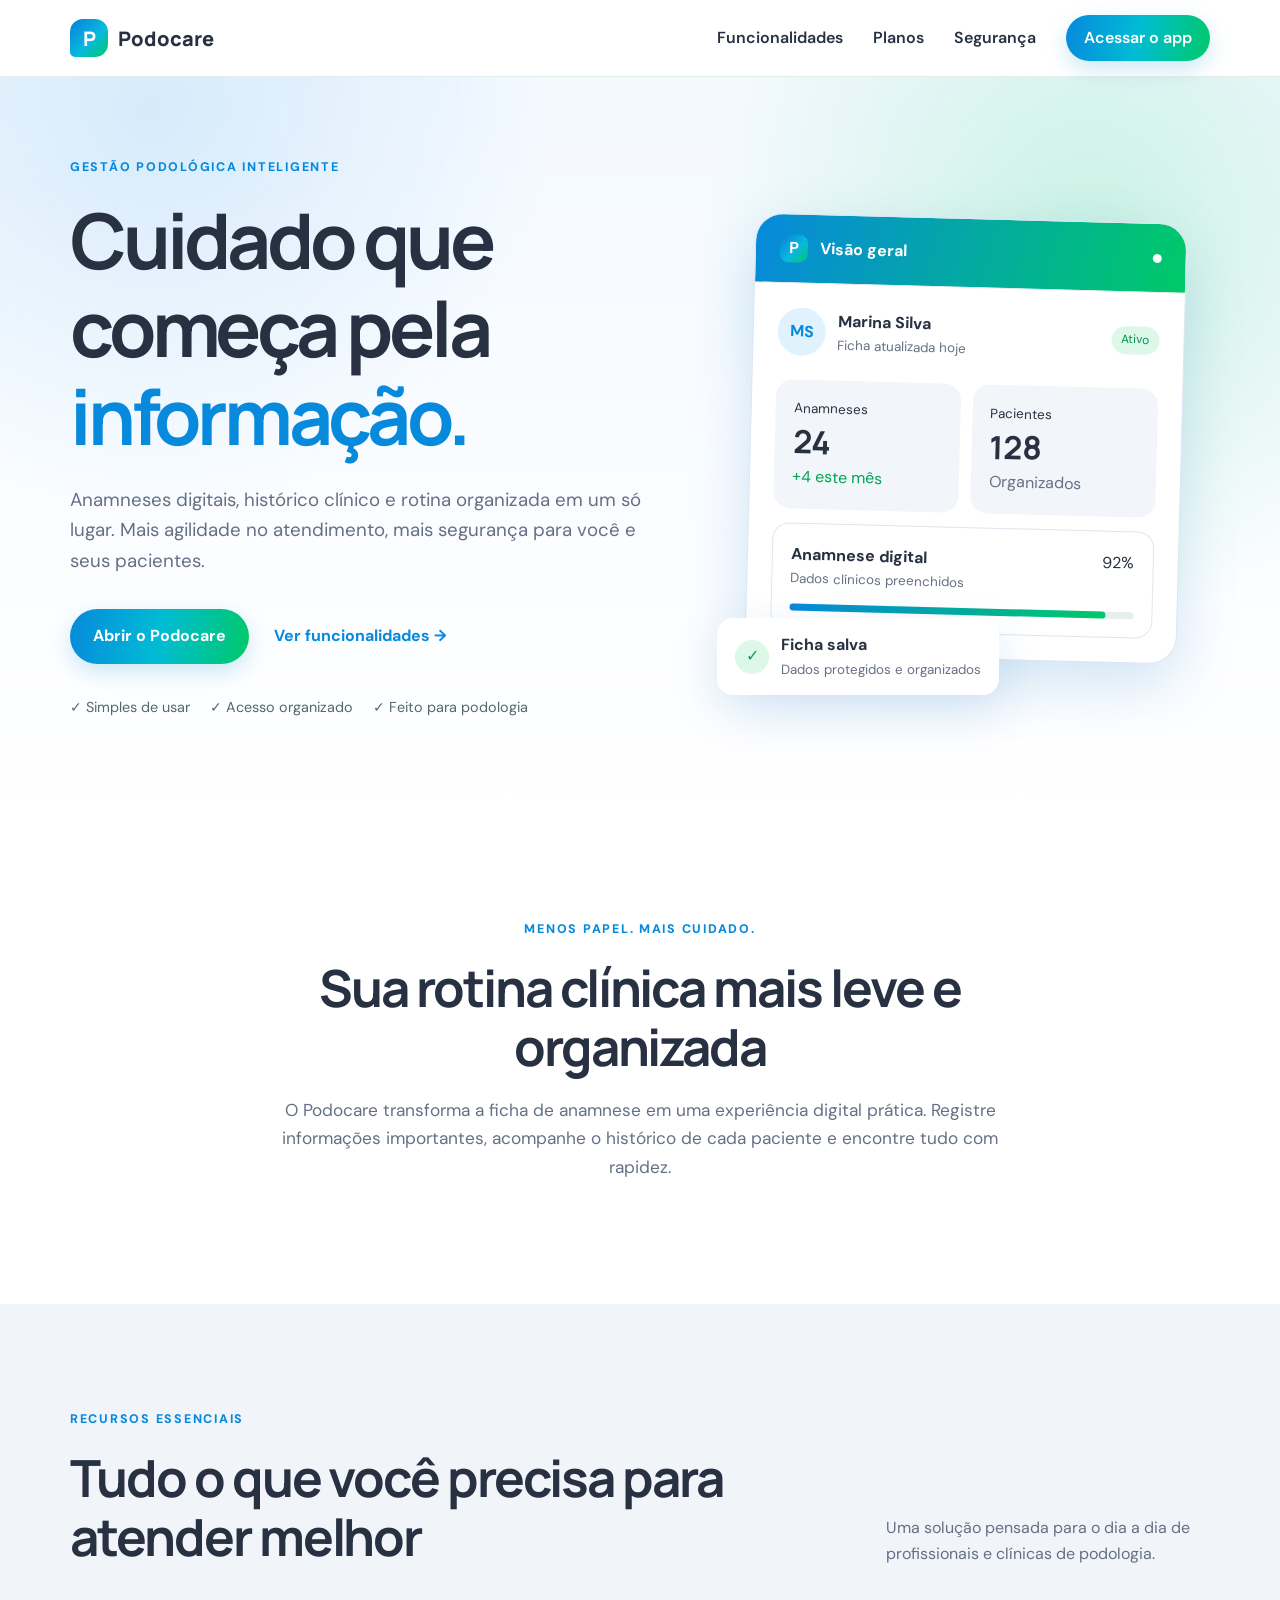
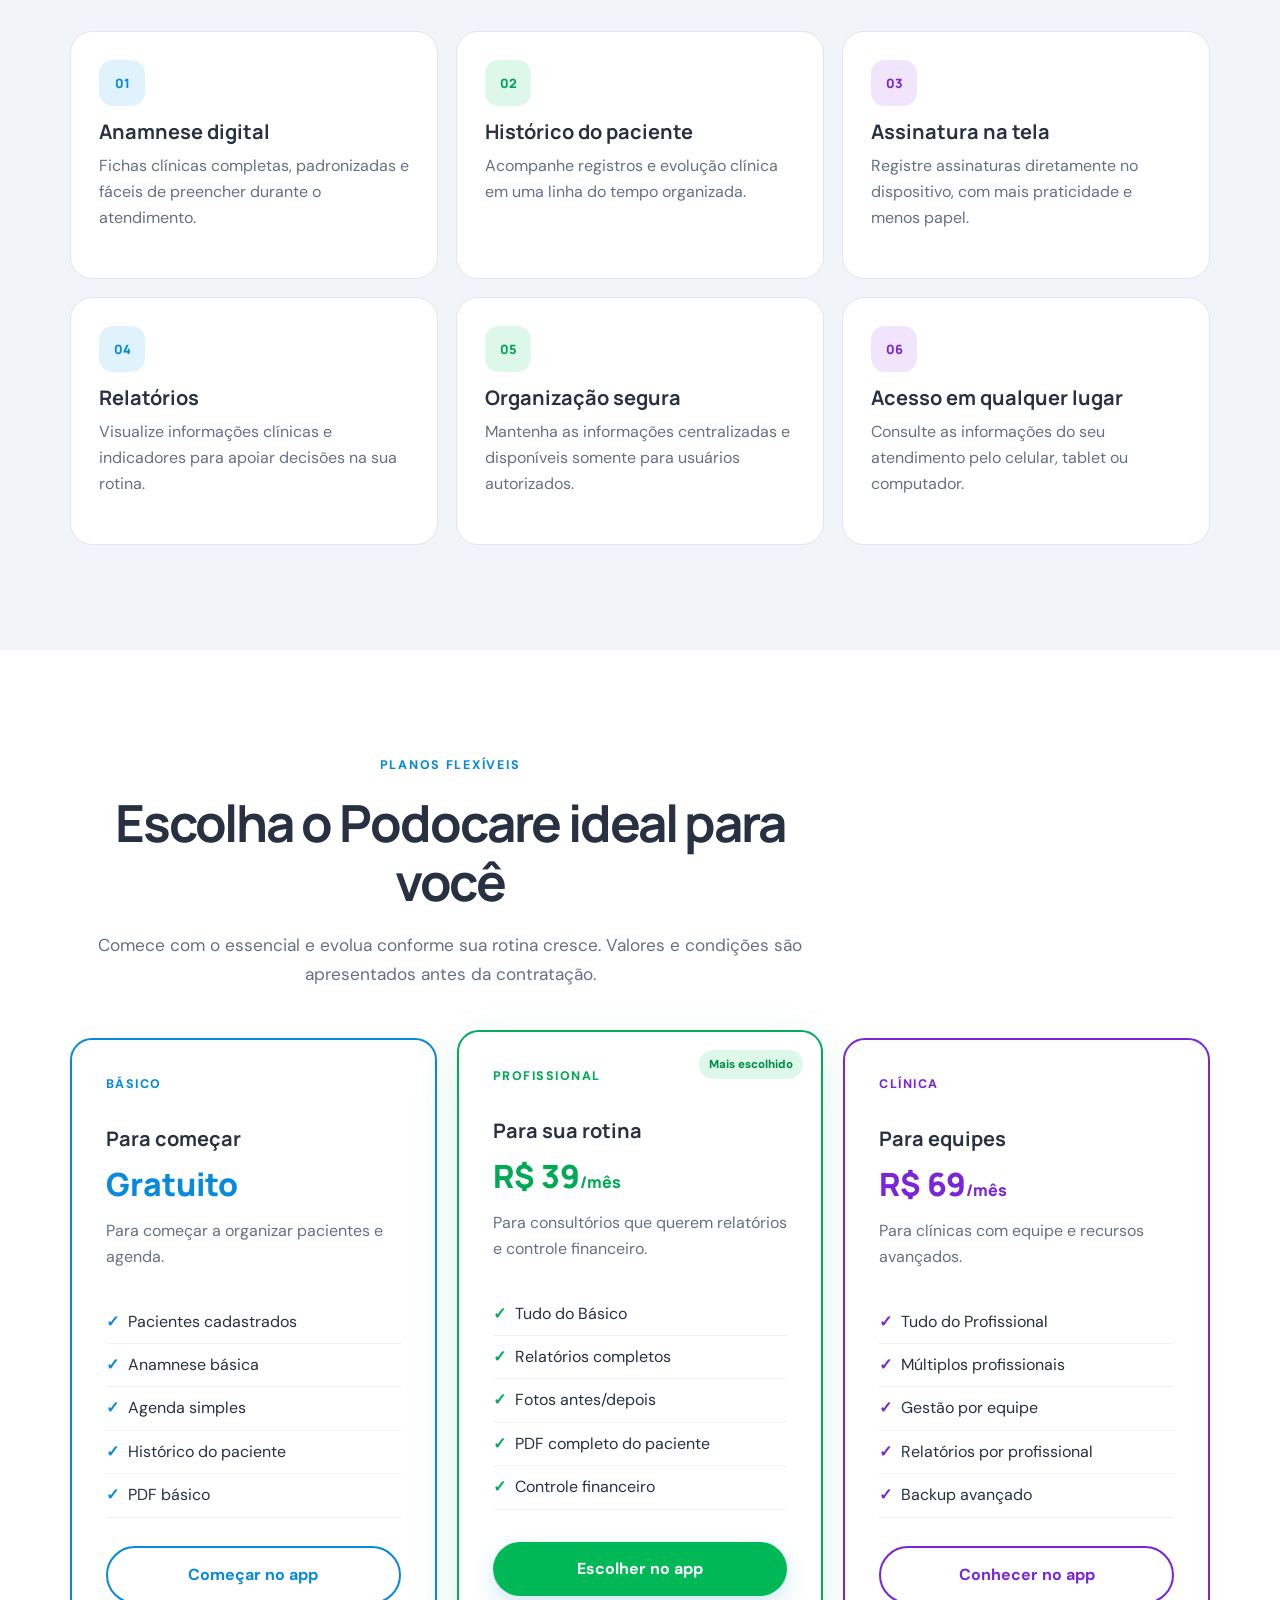
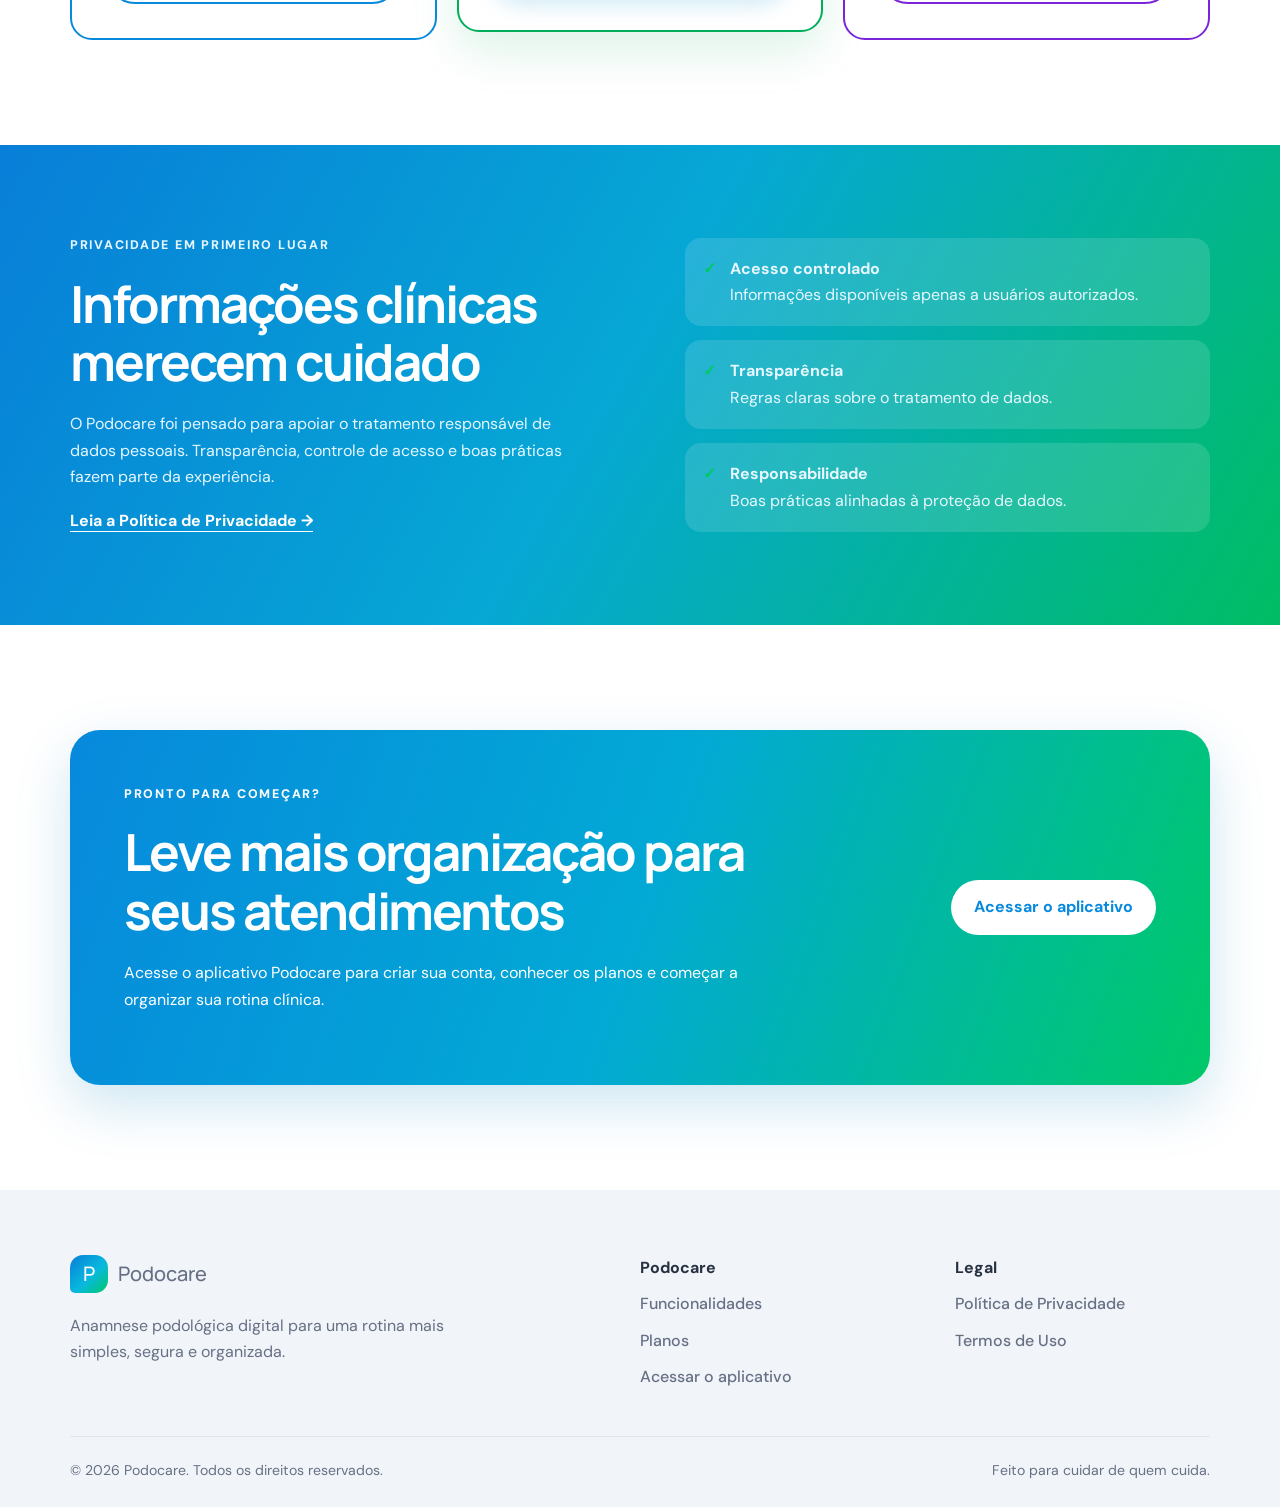
<file: index.html>
<!doctype html>
<html lang="pt-BR">
<head>
  <meta charset="utf-8">
  <meta name="viewport" content="width=device-width, initial-scale=1">
  <meta name="description" content="Podocare: anamnese podológica digital, segura e organizada para profissionais e clínicas.">
  <meta name="theme-color" content="#0789dc">
  <title>Podocare | Cuidado que começa pela informação</title>
  <link rel="preconnect" href="https://fonts.googleapis.com">
  <link rel="preconnect" href="https://fonts.gstatic.com" crossorigin>
  <link href="https://fonts.googleapis.com/css2?family=DM+Sans:wght@400;500;600;700&family=Manrope:wght@600;700;800&display=swap" rel="stylesheet">
  <link rel="stylesheet" href="styles.css">
</head>
<body>
  <a class="skip-link" href="#conteudo">Ir para o conteúdo</a>
  <header class="site-header">
    <div class="container nav-wrap">
      <a class="brand" href="#inicio" aria-label="Podocare, página inicial">
        <span class="brand-mark" aria-hidden="true">P</span>
        <span>Podocare</span>
      </a>
      <button class="menu-button" type="button" aria-expanded="false" aria-controls="main-nav" aria-label="Abrir menu">
        <span></span><span></span><span></span>
      </button>
      <nav id="main-nav" class="main-nav" aria-label="Navegação principal">
        <a href="#funcionalidades">Funcionalidades</a>
        <a href="#planos">Planos</a>
        <a href="#seguranca">Segurança</a>
        <a href="#" class="button button-small" data-app-link>Acessar o app</a>
      </nav>
    </div>
  </header>

  <main id="conteudo">
    <section id="inicio" class="hero">
      <div class="container hero-grid">
        <div class="hero-copy">
          <p class="eyebrow">Gestão podológica inteligente</p>
          <h1>Cuidado que começa pela <span>informação.</span></h1>
          <p class="hero-text">Anamneses digitais, histórico clínico e rotina organizada em um só lugar. Mais agilidade no atendimento, mais segurança para você e seus pacientes.</p>
          <div class="hero-actions">
            <a class="button" href="#" data-app-link>Abrir o Podocare</a>
            <a class="text-link" href="#funcionalidades">Ver funcionalidades <span aria-hidden="true">→</span></a>
          </div>
          <div class="trust-row" aria-label="Diferenciais">
            <span>✓ Simples de usar</span>
            <span>✓ Acesso organizado</span>
            <span>✓ Feito para podologia</span>
          </div>
        </div>
        <div class="hero-visual" aria-label="Exemplo visual do sistema Podocare">
          <div class="dashboard-card">
            <div class="dash-top"><span class="mini-brand">P</span><span>Visão geral</span><span class="status-dot"></span></div>
            <div class="patient-line"><span class="avatar">MS</span><div><strong>Marina Silva</strong><small>Ficha atualizada hoje</small></div><span class="tag">Ativo</span></div>
            <div class="summary-grid">
              <div><small>Anamneses</small><strong>24</strong><span class="trend">+4 este mês</span></div>
              <div><small>Pacientes</small><strong>128</strong><span>Organizados</span></div>
            </div>
            <div class="progress-card"><div><strong>Anamnese digital</strong><small>Dados clínicos preenchidos</small></div><span>92%</span><div class="progress"><i></i></div></div>
          </div>
          <div class="floating-note"><span aria-hidden="true">✓</span><div><strong>Ficha salva</strong><small>Dados protegidos e organizados</small></div></div>
        </div>
      </div>
    </section>

    <section class="intro section">
      <div class="container narrow center">
        <p class="eyebrow">Menos papel. Mais cuidado.</p>
        <h2>Sua rotina clínica mais leve e organizada</h2>
        <p>O Podocare transforma a ficha de anamnese em uma experiência digital prática. Registre informações importantes, acompanhe o histórico de cada paciente e encontre tudo com rapidez.</p>
      </div>
    </section>

    <section id="funcionalidades" class="section soft-bg">
      <div class="container">
        <div class="section-heading"><div><p class="eyebrow">Recursos essenciais</p><h2>Tudo o que você precisa para atender melhor</h2></div><p>Uma solução pensada para o dia a dia de profissionais e clínicas de podologia.</p></div>
        <div class="feature-grid">
          <article class="feature-card"><span class="icon">01</span><h3>Anamnese digital</h3><p>Fichas clínicas completas, padronizadas e fáceis de preencher durante o atendimento.</p></article>
          <article class="feature-card"><span class="icon">02</span><h3>Histórico do paciente</h3><p>Acompanhe registros e evolução clínica em uma linha do tempo organizada.</p></article>
          <article class="feature-card"><span class="icon">03</span><h3>Assinatura na tela</h3><p>Registre assinaturas diretamente no dispositivo, com mais praticidade e menos papel.</p></article>
          <article class="feature-card"><span class="icon">04</span><h3>Relatórios</h3><p>Visualize informações clínicas e indicadores para apoiar decisões na sua rotina.</p></article>
          <article class="feature-card"><span class="icon">05</span><h3>Organização segura</h3><p>Mantenha as informações centralizadas e disponíveis somente para usuários autorizados.</p></article>
          <article class="feature-card"><span class="icon">06</span><h3>Acesso em qualquer lugar</h3><p>Consulte as informações do seu atendimento pelo celular, tablet ou computador.</p></article>
        </div>
      </div>
    </section>

    <section id="planos" class="section">
      <div class="container">
        <div class="center narrow"><p class="eyebrow">Planos flexíveis</p><h2>Escolha o Podocare ideal para você</h2><p>Comece com o essencial e evolua conforme sua rotina cresce. Valores e condições são apresentados antes da contratação.</p></div>
        <div class="pricing-grid">
          <article class="price-card basic-plan"><p class="plan-name">Básico</p><h3>Para começar</h3><p class="plan-price">Gratuito</p><p>Para começar a organizar pacientes e agenda.</p><ul><li>Pacientes cadastrados</li><li>Anamnese básica</li><li>Agenda simples</li><li>Histórico do paciente</li><li>PDF básico</li></ul><a class="button button-outline" href="#" data-app-link>Começar no app</a></article>
          <article class="price-card featured pro-plan"><span class="recommended">Mais escolhido</span><p class="plan-name">Profissional</p><h3>Para sua rotina</h3><p class="plan-price">R$ 39<small>/mês</small></p><p>Para consultórios que querem relatórios e controle financeiro.</p><ul><li>Tudo do Básico</li><li>Relatórios completos</li><li>Fotos antes/depois</li><li>PDF completo do paciente</li><li>Controle financeiro</li></ul><a class="button" href="#" data-app-link>Escolher no app</a></article>
          <article class="price-card clinic-plan"><p class="plan-name">Clínica</p><h3>Para equipes</h3><p class="plan-price">R$ 69<small>/mês</small></p><p>Para clínicas com equipe e recursos avançados.</p><ul><li>Tudo do Profissional</li><li>Múltiplos profissionais</li><li>Gestão por equipe</li><li>Relatórios por profissional</li><li>Backup avançado</li></ul><a class="button button-outline" href="#" data-app-link>Conhecer no app</a></article>
        </div>
      </div>
    </section>

    <section id="seguranca" class="security-section">
      <div class="container security-grid"><div><p class="eyebrow light">Privacidade em primeiro lugar</p><h2>Informações clínicas merecem cuidado</h2><p>O Podocare foi pensado para apoiar o tratamento responsável de dados pessoais. Transparência, controle de acesso e boas práticas fazem parte da experiência.</p><a class="light-link" href="privacidade.html">Leia a Política de Privacidade →</a></div><div class="security-points"><div><span>✓</span><p><strong>Acesso controlado</strong><br>Informações disponíveis apenas a usuários autorizados.</p></div><div><span>✓</span><p><strong>Transparência</strong><br>Regras claras sobre o tratamento de dados.</p></div><div><span>✓</span><p><strong>Responsabilidade</strong><br>Boas práticas alinhadas à proteção de dados.</p></div></div></div>
    </section>

    <section id="contato" class="section contact-section">
      <div class="container contact-card"><div><p class="eyebrow">Pronto para começar?</p><h2>Leve mais organização para seus atendimentos</h2><p>Acesse o aplicativo Podocare para criar sua conta, conhecer os planos e começar a organizar sua rotina clínica.</p></div><a class="button button-light" href="#" data-app-link>Acessar o aplicativo</a></div>
    </section>
  </main>

  <footer class="site-footer">
    <div class="container footer-grid"><div><a class="brand footer-brand" href="#inicio"><span class="brand-mark">P</span><span>Podocare</span></a><p>Anamnese podológica digital para uma rotina mais simples, segura e organizada.</p></div><div><strong>Podocare</strong><a href="#funcionalidades">Funcionalidades</a><a href="#planos">Planos</a><a href="#" data-app-link>Acessar o aplicativo</a></div><div><strong>Legal</strong><a href="privacidade.html">Política de Privacidade</a><a href="termos.html">Termos de Uso</a></div></div>
    <div class="container footer-bottom"><span>© <span data-year></span> Podocare. Todos os direitos reservados.</span><span>Feito para cuidar de quem cuida.</span></div>
  </footer>
  <script src="app-config.js"></script>
  <script src="script.js"></script>
</body>
</html>
</file>
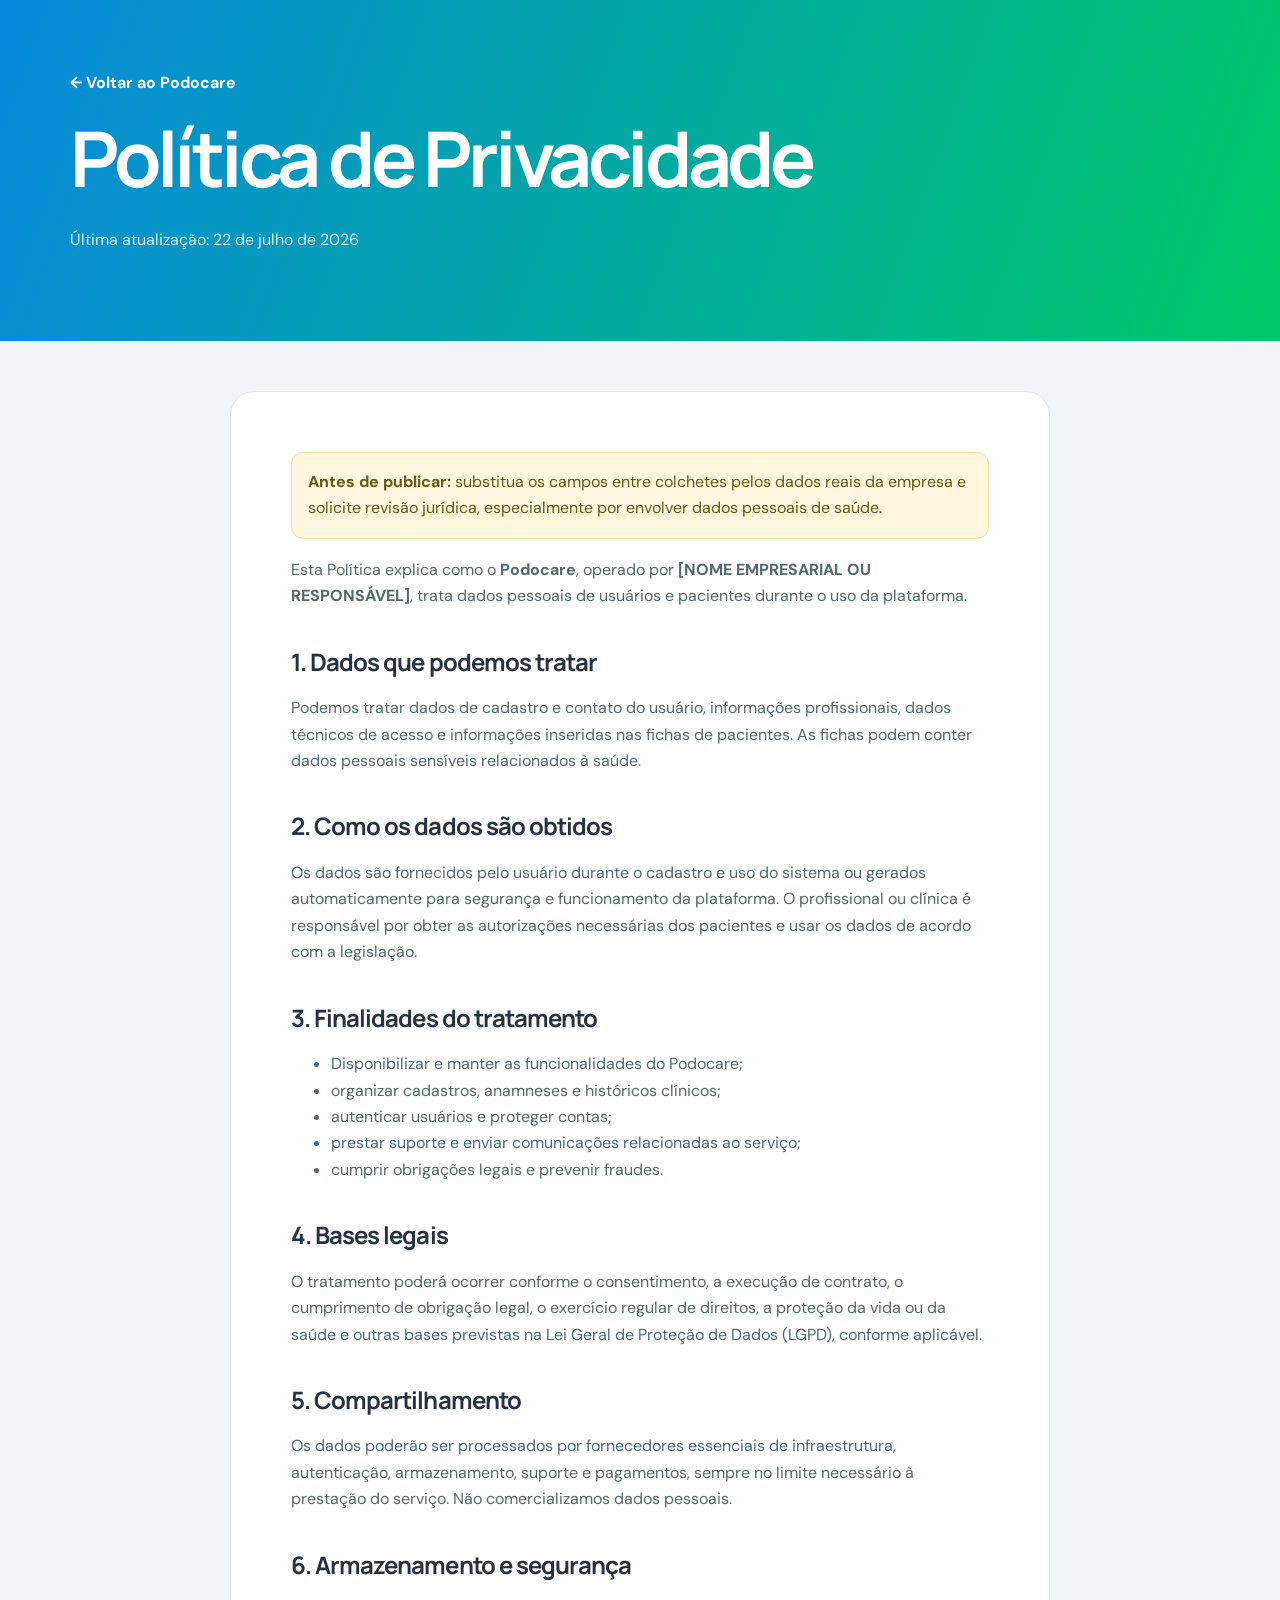
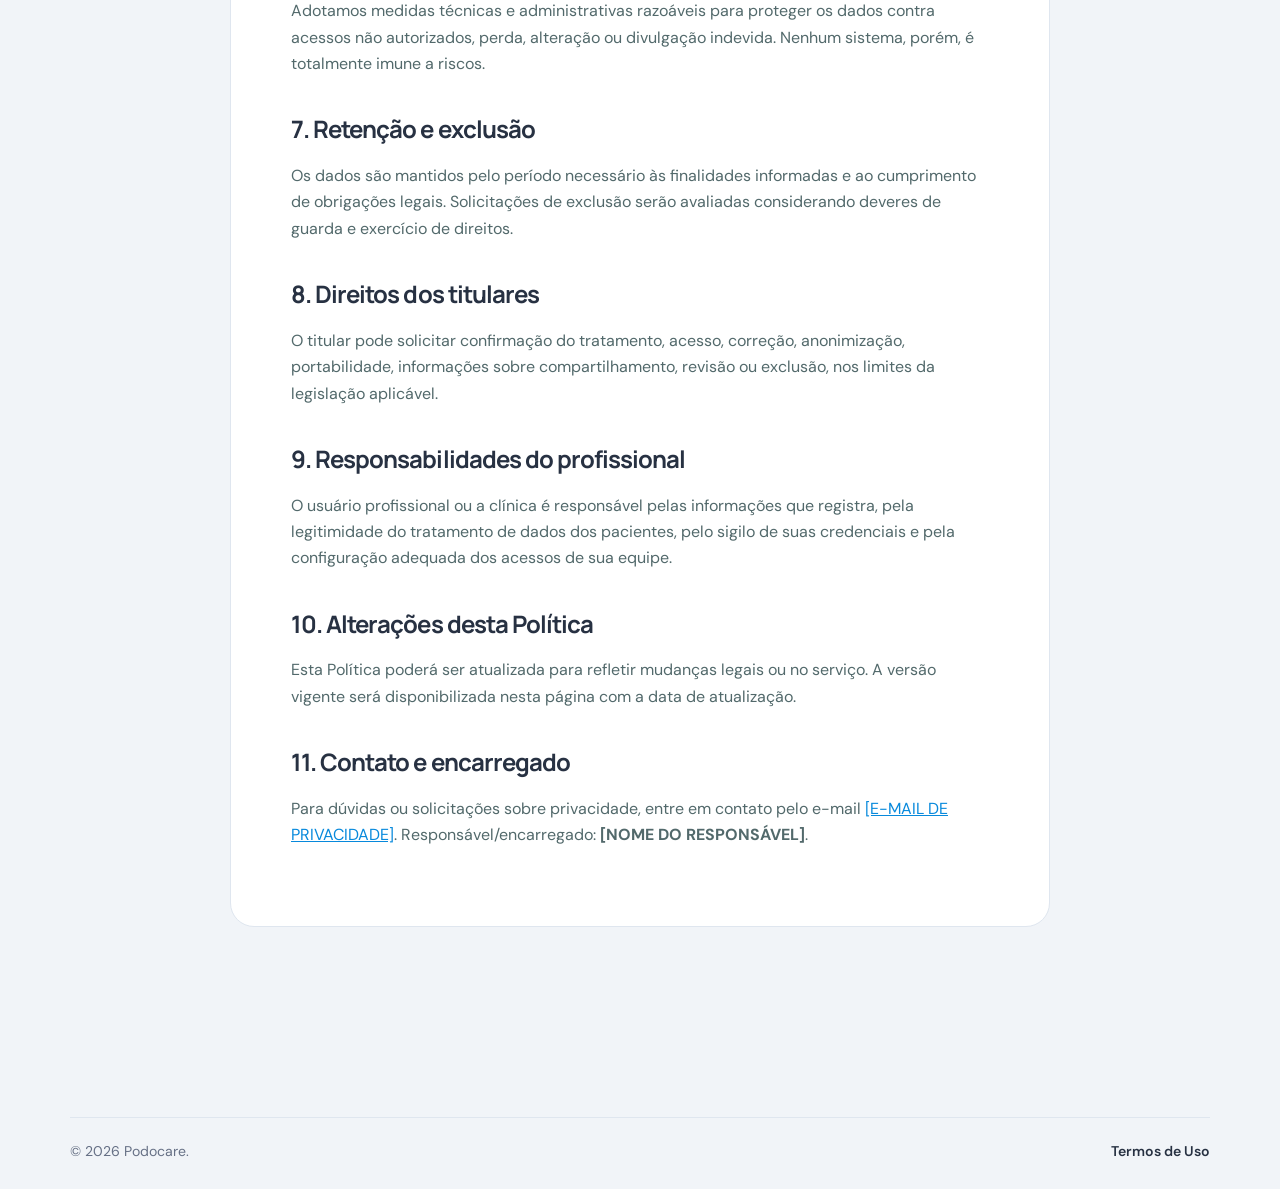
<file: privacidade.html>
<!doctype html><html lang="pt-BR"><head><meta charset="utf-8"><meta name="viewport" content="width=device-width,initial-scale=1"><meta name="description" content="Política de Privacidade do Podocare"><title>Política de Privacidade | Podocare</title><link rel="preconnect" href="https://fonts.googleapis.com"><link rel="preconnect" href="https://fonts.gstatic.com" crossorigin><link href="https://fonts.googleapis.com/css2?family=DM+Sans:wght@400;500;600;700&family=Manrope:wght@600;700;800&display=swap" rel="stylesheet"><link rel="stylesheet" href="styles.css"></head><body class="legal-page"><header class="legal-hero"><div class="container"><a class="back-link" href="index.html">← Voltar ao Podocare</a><h1>Política de Privacidade</h1><p>Última atualização: 22 de julho de 2026</p></div></header><main class="container"><article class="legal-content"><p class="notice"><strong>Antes de publicar:</strong> substitua os campos entre colchetes pelos dados reais da empresa e solicite revisão jurídica, especialmente por envolver dados pessoais de saúde.</p><p>Esta Política explica como o <strong>Podocare</strong>, operado por <strong>[NOME EMPRESARIAL OU RESPONSÁVEL]</strong>, trata dados pessoais de usuários e pacientes durante o uso da plataforma.</p><h2>1. Dados que podemos tratar</h2><p>Podemos tratar dados de cadastro e contato do usuário, informações profissionais, dados técnicos de acesso e informações inseridas nas fichas de pacientes. As fichas podem conter dados pessoais sensíveis relacionados à saúde.</p><h2>2. Como os dados são obtidos</h2><p>Os dados são fornecidos pelo usuário durante o cadastro e uso do sistema ou gerados automaticamente para segurança e funcionamento da plataforma. O profissional ou clínica é responsável por obter as autorizações necessárias dos pacientes e usar os dados de acordo com a legislação.</p><h2>3. Finalidades do tratamento</h2><ul><li>Disponibilizar e manter as funcionalidades do Podocare;</li><li>organizar cadastros, anamneses e históricos clínicos;</li><li>autenticar usuários e proteger contas;</li><li>prestar suporte e enviar comunicações relacionadas ao serviço;</li><li>cumprir obrigações legais e prevenir fraudes.</li></ul><h2>4. Bases legais</h2><p>O tratamento poderá ocorrer conforme o consentimento, a execução de contrato, o cumprimento de obrigação legal, o exercício regular de direitos, a proteção da vida ou da saúde e outras bases previstas na Lei Geral de Proteção de Dados (LGPD), conforme aplicável.</p><h2>5. Compartilhamento</h2><p>Os dados poderão ser processados por fornecedores essenciais de infraestrutura, autenticação, armazenamento, suporte e pagamentos, sempre no limite necessário à prestação do serviço. Não comercializamos dados pessoais.</p><h2>6. Armazenamento e segurança</h2><p>Adotamos medidas técnicas e administrativas razoáveis para proteger os dados contra acessos não autorizados, perda, alteração ou divulgação indevida. Nenhum sistema, porém, é totalmente imune a riscos.</p><h2>7. Retenção e exclusão</h2><p>Os dados são mantidos pelo período necessário às finalidades informadas e ao cumprimento de obrigações legais. Solicitações de exclusão serão avaliadas considerando deveres de guarda e exercício de direitos.</p><h2>8. Direitos dos titulares</h2><p>O titular pode solicitar confirmação do tratamento, acesso, correção, anonimização, portabilidade, informações sobre compartilhamento, revisão ou exclusão, nos limites da legislação aplicável.</p><h2>9. Responsabilidades do profissional</h2><p>O usuário profissional ou a clínica é responsável pelas informações que registra, pela legitimidade do tratamento de dados dos pacientes, pelo sigilo de suas credenciais e pela configuração adequada dos acessos de sua equipe.</p><h2>10. Alterações desta Política</h2><p>Esta Política poderá ser atualizada para refletir mudanças legais ou no serviço. A versão vigente será disponibilizada nesta página com a data de atualização.</p><h2>11. Contato e encarregado</h2><p>Para dúvidas ou solicitações sobre privacidade, entre em contato pelo e-mail <a href="mailto:SEU_EMAIL_AQUI">[E-MAIL DE PRIVACIDADE]</a>. Responsável/encarregado: <strong>[NOME DO RESPONSÁVEL]</strong>.</p></article></main><footer class="site-footer"><div class="container footer-bottom"><span>© <span data-year></span> Podocare.</span><a href="termos.html">Termos de Uso</a></div></footer><script src="script.js"></script></body></html>
</file>
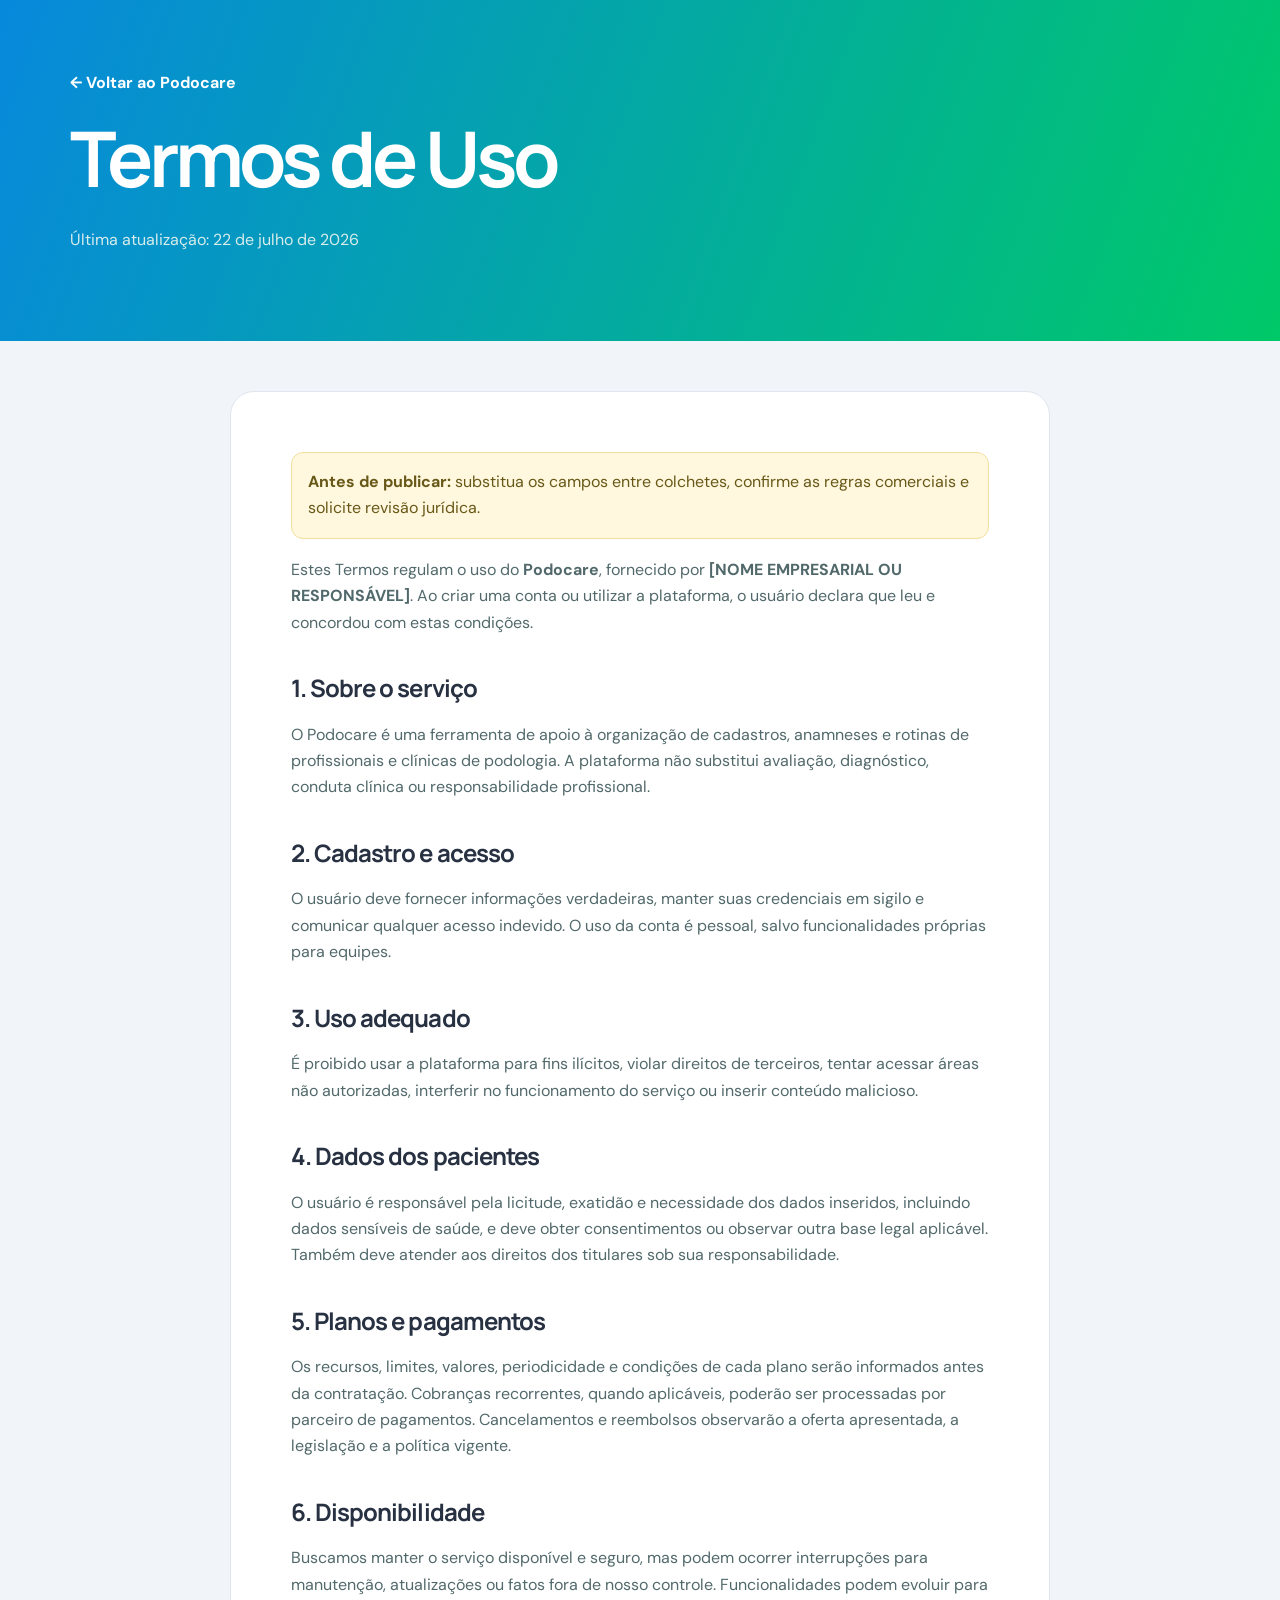
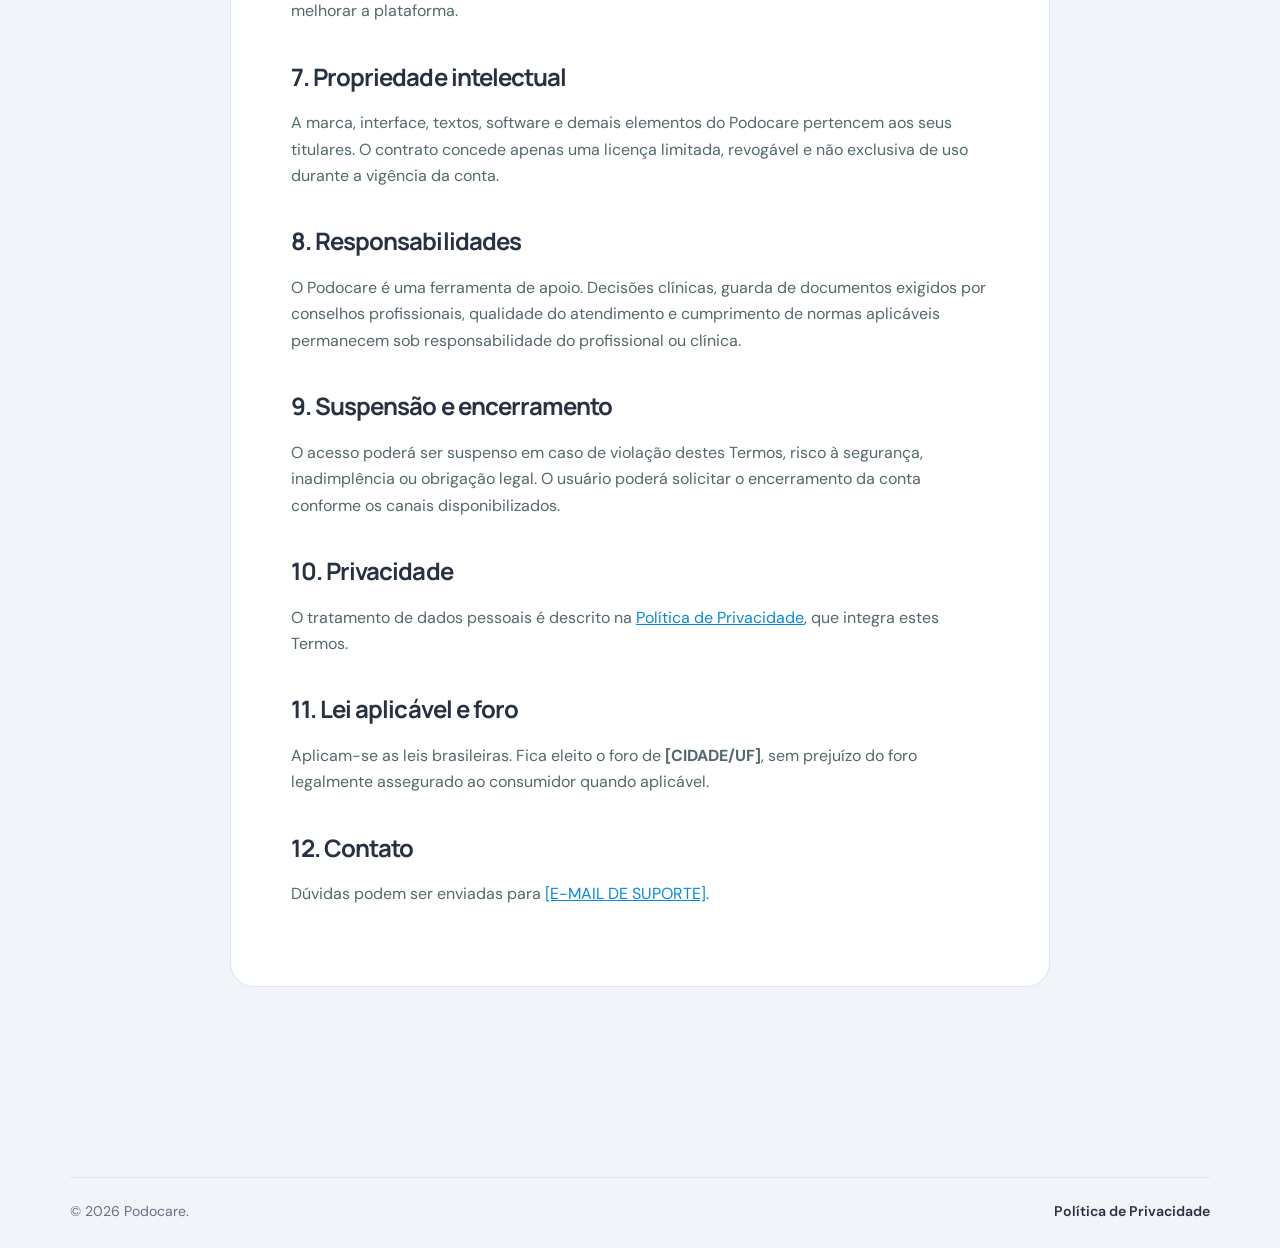
<file: termos.html>
<!doctype html><html lang="pt-BR"><head><meta charset="utf-8"><meta name="viewport" content="width=device-width,initial-scale=1"><meta name="description" content="Termos de Uso do Podocare"><title>Termos de Uso | Podocare</title><link rel="preconnect" href="https://fonts.googleapis.com"><link rel="preconnect" href="https://fonts.gstatic.com" crossorigin><link href="https://fonts.googleapis.com/css2?family=DM+Sans:wght@400;500;600;700&family=Manrope:wght@600;700;800&display=swap" rel="stylesheet"><link rel="stylesheet" href="styles.css"></head><body class="legal-page"><header class="legal-hero"><div class="container"><a class="back-link" href="index.html">← Voltar ao Podocare</a><h1>Termos de Uso</h1><p>Última atualização: 22 de julho de 2026</p></div></header><main class="container"><article class="legal-content"><p class="notice"><strong>Antes de publicar:</strong> substitua os campos entre colchetes, confirme as regras comerciais e solicite revisão jurídica.</p><p>Estes Termos regulam o uso do <strong>Podocare</strong>, fornecido por <strong>[NOME EMPRESARIAL OU RESPONSÁVEL]</strong>. Ao criar uma conta ou utilizar a plataforma, o usuário declara que leu e concordou com estas condições.</p><h2>1. Sobre o serviço</h2><p>O Podocare é uma ferramenta de apoio à organização de cadastros, anamneses e rotinas de profissionais e clínicas de podologia. A plataforma não substitui avaliação, diagnóstico, conduta clínica ou responsabilidade profissional.</p><h2>2. Cadastro e acesso</h2><p>O usuário deve fornecer informações verdadeiras, manter suas credenciais em sigilo e comunicar qualquer acesso indevido. O uso da conta é pessoal, salvo funcionalidades próprias para equipes.</p><h2>3. Uso adequado</h2><p>É proibido usar a plataforma para fins ilícitos, violar direitos de terceiros, tentar acessar áreas não autorizadas, interferir no funcionamento do serviço ou inserir conteúdo malicioso.</p><h2>4. Dados dos pacientes</h2><p>O usuário é responsável pela licitude, exatidão e necessidade dos dados inseridos, incluindo dados sensíveis de saúde, e deve obter consentimentos ou observar outra base legal aplicável. Também deve atender aos direitos dos titulares sob sua responsabilidade.</p><h2>5. Planos e pagamentos</h2><p>Os recursos, limites, valores, periodicidade e condições de cada plano serão informados antes da contratação. Cobranças recorrentes, quando aplicáveis, poderão ser processadas por parceiro de pagamentos. Cancelamentos e reembolsos observarão a oferta apresentada, a legislação e a política vigente.</p><h2>6. Disponibilidade</h2><p>Buscamos manter o serviço disponível e seguro, mas podem ocorrer interrupções para manutenção, atualizações ou fatos fora de nosso controle. Funcionalidades podem evoluir para melhorar a plataforma.</p><h2>7. Propriedade intelectual</h2><p>A marca, interface, textos, software e demais elementos do Podocare pertencem aos seus titulares. O contrato concede apenas uma licença limitada, revogável e não exclusiva de uso durante a vigência da conta.</p><h2>8. Responsabilidades</h2><p>O Podocare é uma ferramenta de apoio. Decisões clínicas, guarda de documentos exigidos por conselhos profissionais, qualidade do atendimento e cumprimento de normas aplicáveis permanecem sob responsabilidade do profissional ou clínica.</p><h2>9. Suspensão e encerramento</h2><p>O acesso poderá ser suspenso em caso de violação destes Termos, risco à segurança, inadimplência ou obrigação legal. O usuário poderá solicitar o encerramento da conta conforme os canais disponibilizados.</p><h2>10. Privacidade</h2><p>O tratamento de dados pessoais é descrito na <a href="privacidade.html">Política de Privacidade</a>, que integra estes Termos.</p><h2>11. Lei aplicável e foro</h2><p>Aplicam-se as leis brasileiras. Fica eleito o foro de <strong>[CIDADE/UF]</strong>, sem prejuízo do foro legalmente assegurado ao consumidor quando aplicável.</p><h2>12. Contato</h2><p>Dúvidas podem ser enviadas para <a href="mailto:SEU_EMAIL_AQUI">[E-MAIL DE SUPORTE]</a>.</p></article></main><footer class="site-footer"><div class="container footer-bottom"><span>© <span data-year></span> Podocare.</span><a href="privacidade.html">Política de Privacidade</a></div></footer><script src="script.js"></script></body></html>
</file>
<file: styles.css>
:root{--ink:#173336;--muted:#637779;--primary:#075f63;--primary-2:#0d7776;--accent:#8bd5b2;--pale:#edf8f4;--line:#dbe8e5;--white:#fff;--shadow:0 18px 50px rgba(8,74,76,.12);--radius:22px}*{box-sizing:border-box}html{scroll-behavior:smooth}body{margin:0;color:var(--ink);background:#fff;font:16px/1.65 "DM Sans",sans-serif}h1,h2,h3,.brand{font-family:Manrope,sans-serif;line-height:1.15}h1{font-size:clamp(2.7rem,6vw,5.2rem);letter-spacing:-.055em;margin:18px 0 24px}h1 span{color:var(--primary-2)}h2{font-size:clamp(2rem,4vw,3.25rem);letter-spacing:-.04em;margin:10px 0 20px}h3{font-size:1.25rem;margin:14px 0 10px}p{margin:0 0 18px}.container{width:min(1140px,calc(100% - 40px));margin:auto}.narrow{max-width:760px}.center{text-align:center}.section{padding:105px 0}.soft-bg{background:var(--pale)}.skip-link{position:fixed;left:16px;top:-100px;background:#fff;padding:10px 16px;z-index:99}.skip-link:focus{top:10px}.site-header{position:sticky;top:0;z-index:20;background:rgba(255,255,255,.92);backdrop-filter:blur(14px);border-bottom:1px solid rgba(219,232,229,.8)}.nav-wrap{height:76px;display:flex;align-items:center;justify-content:space-between}.brand{display:inline-flex;align-items:center;gap:10px;text-decoration:none;color:var(--ink);font-weight:800;font-size:1.25rem}.brand-mark{display:grid;place-items:center;width:38px;height:38px;border-radius:13px 13px 13px 5px;color:#fff;background:linear-gradient(135deg,var(--primary),#12908b)}.main-nav{display:flex;align-items:center;gap:30px}.main-nav a,.site-footer a{text-decoration:none;color:var(--ink);font-weight:600}.main-nav a:not(.button):hover{color:var(--primary-2)}.button{display:inline-flex;justify-content:center;align-items:center;padding:14px 23px;border-radius:999px;background:var(--primary);color:#fff!important;text-decoration:none;font-weight:700;border:1px solid var(--primary);transition:.2s transform,.2s box-shadow,.2s background}.button:hover{transform:translateY(-2px);box-shadow:0 10px 24px rgba(7,95,99,.2);background:#064e52}.button-small{padding:10px 18px}.button-outline{color:var(--primary)!important;background:transparent}.button-light{color:var(--primary)!important;background:#fff;border-color:#fff}.menu-button{display:none;border:0;background:none;padding:8px}.menu-button span{display:block;width:24px;height:2px;background:var(--ink);margin:5px}.hero{padding:80px 0 95px;overflow:hidden;background:radial-gradient(circle at 87% 25%,#d8f3e7 0,transparent 30%),linear-gradient(180deg,#f7fbfa,#fff)}.hero-grid{display:grid;grid-template-columns:1.08fr .92fr;gap:80px;align-items:center}.eyebrow{text-transform:uppercase;letter-spacing:.14em;font-weight:800;font-size:.78rem;color:var(--primary-2)}.hero-text{font-size:1.17rem;color:var(--muted);max-width:620px}.hero-actions{display:flex;align-items:center;gap:25px;margin:32px 0}.text-link,.light-link{color:var(--primary);font-weight:700;text-decoration:none}.trust-row{display:flex;gap:20px;flex-wrap:wrap;color:#52696b;font-size:.9rem}.hero-visual{position:relative;padding:28px}.dashboard-card{background:#fff;border:1px solid var(--line);box-shadow:var(--shadow);border-radius:28px;padding:24px;transform:rotate(1.5deg)}.dash-top,.patient-line{display:flex;align-items:center;gap:12px}.dash-top{padding-bottom:18px;border-bottom:1px solid var(--line);font-weight:700}.mini-brand{display:grid;place-items:center;width:28px;height:28px;border-radius:9px;background:var(--primary);color:#fff}.status-dot{margin-left:auto;width:9px;height:9px;background:#54c78b;border-radius:50%}.patient-line{padding:24px 0}.avatar{display:grid;place-items:center;width:48px;height:48px;border-radius:50%;background:#dff4eb;color:var(--primary);font-weight:700}.patient-line div{display:flex;flex-direction:column}.patient-line small,.summary-grid span,.progress-card small{color:var(--muted)}.tag{margin-left:auto;background:#e3f8ec;color:#25764d;padding:4px 10px;border-radius:999px;font-size:.75rem}.summary-grid{display:grid;grid-template-columns:1fr 1fr;gap:12px}.summary-grid>div{background:#f4f9f7;padding:18px;border-radius:17px;display:flex;flex-direction:column}.summary-grid strong{font:700 2rem Manrope}.trend{color:#25764d!important}.progress-card{margin-top:14px;padding:18px;border:1px solid var(--line);border-radius:17px;display:grid;grid-template-columns:1fr auto}.progress-card div:first-child{display:flex;flex-direction:column}.progress{grid-column:1/-1;height:7px;background:#e5efec;border-radius:9px;margin-top:14px}.progress i{display:block;width:92%;height:100%;background:linear-gradient(90deg,var(--primary),var(--accent));border-radius:9px}.floating-note{position:absolute;left:-5px;bottom:-8px;background:#fff;box-shadow:var(--shadow);border-radius:16px;padding:14px 18px;display:flex;gap:12px;align-items:center}.floating-note>span{display:grid;place-items:center;width:34px;height:34px;border-radius:50%;background:#ddf5e8;color:#26774f}.floating-note div{display:flex;flex-direction:column}.floating-note small{color:var(--muted)}.intro p:last-child,.center>p:last-child{color:var(--muted);font-size:1.08rem}.section-heading{display:grid;grid-template-columns:1.4fr .6fr;align-items:end;gap:60px;margin-bottom:45px}.section-heading>p{color:var(--muted)}.feature-grid{display:grid;grid-template-columns:repeat(3,1fr);gap:18px}.feature-card{background:#fff;border:1px solid var(--line);border-radius:var(--radius);padding:28px;transition:.2s transform,.2s box-shadow}.feature-card:hover{transform:translateY(-4px);box-shadow:var(--shadow)}.feature-card p,.price-card>p{color:var(--muted)}.icon{display:grid;place-items:center;width:46px;height:46px;background:var(--pale);border-radius:14px;color:var(--primary);font:800 .8rem Manrope}.pricing-grid{display:grid;grid-template-columns:repeat(3,1fr);gap:20px;margin-top:50px;align-items:stretch}.price-card{position:relative;border:1px solid var(--line);border-radius:var(--radius);padding:34px;display:flex;flex-direction:column}.price-card.featured{border:2px solid var(--primary-2);box-shadow:var(--shadow);transform:translateY(-8px)}.plan-name{color:var(--primary-2)!important;text-transform:uppercase;letter-spacing:.12em;font-weight:800;font-size:.78rem}.recommended{position:absolute;right:18px;top:18px;background:#dff5e9;color:#26774f;padding:5px 10px;border-radius:999px;font-size:.72rem;font-weight:800}.price-card ul{list-style:none;padding:0;margin:12px 0 28px;flex:1}.price-card li{padding:8px 0;border-bottom:1px solid #edf2f1}.price-card li:before{content:"✓";color:#3ba875;font-weight:800;margin-right:9px}.security-section{background:var(--primary);color:#fff;padding:90px 0}.security-grid{display:grid;grid-template-columns:1fr 1fr;gap:90px;align-items:center}.security-grid p{color:#d8eeee}.light{color:var(--accent)}.light-link{color:#fff;text-decoration:underline;text-underline-offset:5px}.security-points{display:grid;gap:14px}.security-points>div{display:flex;gap:14px;background:rgba(255,255,255,.08);padding:18px;border-radius:16px}.security-points span{color:var(--accent);font-weight:800}.security-points p{margin:0}.contact-card{background:linear-gradient(120deg,#e4f7ee,#f4fbf8);border:1px solid #cfe9df;border-radius:30px;padding:54px;display:flex;align-items:center;justify-content:space-between;gap:40px}.contact-card div{max-width:680px}.site-footer{background:#f7faf9;padding:65px 0 25px}.footer-grid{display:grid;grid-template-columns:2fr 1fr 1fr;gap:60px}.footer-grid>div{display:flex;flex-direction:column;gap:10px}.footer-grid p{max-width:390px;color:var(--muted)}.footer-grid a{font-weight:500;color:var(--muted)}.footer-brand{margin-bottom:10px}.footer-bottom{border-top:1px solid var(--line);margin-top:45px;padding-top:22px;display:flex;justify-content:space-between;color:var(--muted);font-size:.88rem}.legal-page{background:#f7faf9}.legal-hero{background:var(--primary);color:#fff;padding:70px 0}.legal-hero p{color:#d7eceb}.legal-content{max-width:820px;background:#fff;border:1px solid var(--line);border-radius:24px;padding:clamp(25px,5vw,60px);margin:50px auto 80px}.legal-content h2{font-size:1.5rem;margin-top:38px}.legal-content h3{font-size:1.05rem;margin-top:26px}.legal-content p,.legal-content li{color:#52696b}.legal-content a{color:var(--primary)}.notice{background:#fff8df;border:1px solid #f2df9c;padding:16px;border-radius:12px;color:#685818!important}.back-link{color:#fff;font-weight:700;text-decoration:none}@media(max-width:850px){.main-nav{position:absolute;left:20px;right:20px;top:68px;background:#fff;border:1px solid var(--line);box-shadow:var(--shadow);border-radius:18px;padding:20px;display:none;flex-direction:column;align-items:stretch}.main-nav.open{display:flex}.menu-button{display:block}.hero-grid,.security-grid{grid-template-columns:1fr}.hero-grid{gap:40px}.hero-copy{text-align:center}.hero-actions,.trust-row{justify-content:center}.hero-visual{max-width:580px;margin:auto}.feature-grid{grid-template-columns:repeat(2,1fr)}.pricing-grid{grid-template-columns:1fr;max-width:560px;margin:45px auto 0}.price-card.featured{transform:none}.section-heading{grid-template-columns:1fr;gap:0}.contact-card{flex-direction:column;align-items:flex-start}.footer-grid{grid-template-columns:1.5fr 1fr 1fr}}@media(max-width:560px){.section{padding:75px 0}.hero{padding-top:55px}.hero-actions{flex-direction:column}.hero-visual{padding:5px}.floating-note{position:relative;left:auto;bottom:auto;margin:14px 10px}.summary-grid,.feature-grid{grid-template-columns:1fr}.dashboard-card{padding:18px}.contact-card{padding:32px 24px}.footer-grid{grid-template-columns:1fr}.footer-bottom{flex-direction:column;gap:6px}.security-grid{gap:40px}.trust-row{flex-direction:column;gap:6px}.legal-hero{padding:45px 0}}
/* Identidade visual alinhada ao aplicativo Podocare */
:root{--ink:#273142;--muted:#667085;--primary:#0789dc;--primary-2:#00a7df;--accent:#00c968;--pale:#f1f4f8;--line:#dfe6ef;--shadow:0 18px 50px rgba(0,105,190,.14)}
.brand-mark,.mini-brand{background:linear-gradient(135deg,#087ed8,#08b9de 56%,#00c968)}
.button{background:linear-gradient(100deg,#0789dc,#00bcd4,#00c968);border:0;box-shadow:0 8px 22px rgba(0,145,200,.2)}
.button:hover{background:linear-gradient(100deg,#0577c4,#00a9c6,#00b95f)}
.button-outline{background:#fff;color:var(--primary)!important;border:2px solid currentColor;box-shadow:none}
.hero{background:radial-gradient(circle at 85% 22%,rgba(0,201,104,.18),transparent 31%),radial-gradient(circle at 12% 5%,rgba(7,137,220,.13),transparent 30%),linear-gradient(180deg,#f4f9ff,#fff)}
h1 span,.eyebrow,.text-link{color:#0789dc}
.dashboard-card{border-color:#dce6f1;box-shadow:0 22px 60px rgba(0,111,195,.18)}
.dash-top{background:linear-gradient(105deg,#0789dc,#00c968);color:#fff;margin:-24px -24px 0;padding:20px 24px;border-radius:27px 27px 0 0}
.status-dot{background:#fff}
.avatar{background:#dff2fd;color:#0789dc}.tag{background:#ddf7e8;color:#04934c}
.summary-grid>div{background:#f2f6fa}.trend{color:#00a455!important}
.progress i{background:linear-gradient(90deg,#0789dc,#00c968)}
.floating-note>span{background:#ddf7e8;color:#00a455}
.soft-bg{background:#f1f4f8}.icon{background:#e0f2fc;color:#0789dc}
.feature-card:nth-child(2) .icon,.feature-card:nth-child(5) .icon{background:#ddf7e8;color:#00a455}
.feature-card:nth-child(3) .icon,.feature-card:nth-child(6) .icon{background:#f0e5fc;color:#7a25da}
.plan-price{font:800 2rem/1 Manrope,sans-serif!important;margin:8px 0 18px;color:#0789dc!important}.plan-price small{font-size:1rem}
.price-card{background:#fff}.price-card.basic-plan{border:2px solid #0789dc}.basic-plan .plan-name,.basic-plan .plan-price{color:#0789dc!important}.basic-plan li:before{color:#0789dc}
.price-card.pro-plan{border:2px solid #00ad59;box-shadow:0 18px 48px rgba(0,173,89,.14)}.pro-plan .plan-name,.pro-plan .plan-price{color:#00a954!important}.pro-plan li:before{color:#00ad59}.pro-plan .button{background:#00b956}.recommended{background:#ddf7e8;color:#008d49}
.price-card.clinic-plan{border:2px solid #7a25da}.clinic-plan .plan-name,.clinic-plan .plan-price{color:#7a25da!important}.clinic-plan li:before{color:#7a25da}.clinic-plan .button-outline{color:#7a25da!important}
.security-section{background:linear-gradient(120deg,#087ed8,#06a7d5 48%,#00bd63)}
.security-grid p{color:#e7f7ff}.light{color:#fff}.security-points>div{background:rgba(255,255,255,.13)}
.contact-card{background:linear-gradient(110deg,#0789dc,#02a9d5 50%,#00c968);border:0;color:#fff;box-shadow:0 20px 55px rgba(0,130,190,.2)}.contact-card .eyebrow,.contact-card p{color:#fff}.button-light{background:#fff;color:#0789dc!important;box-shadow:none}
.site-footer,.legal-page{background:#f1f4f8}.legal-hero{background:linear-gradient(110deg,#0789dc,#00c968)}
</file>
